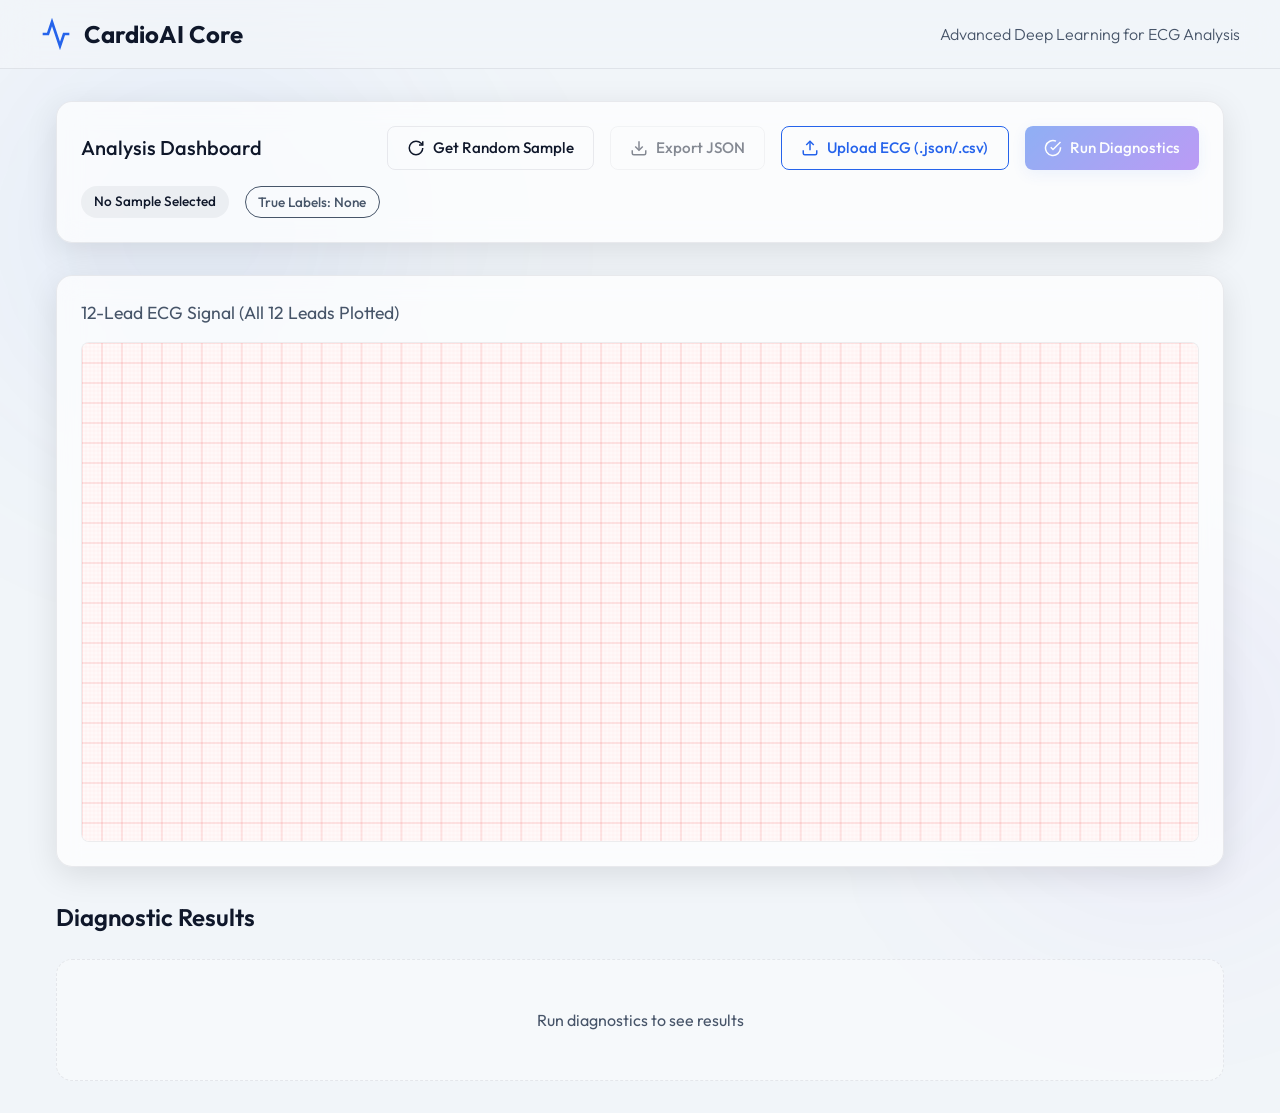
<file: src/webapp/static/index.html>
<!DOCTYPE html>
<html lang="en">
<head>
    <meta charset="UTF-8">
    <meta name="viewport" content="width=device-width, initial-scale=1.0">
    <title>Heart Disease Diagnosis AI</title>
    <link href="https://fonts.googleapis.com/css2?family=Outfit:wght@300;400;500;600;700&display=swap" rel="stylesheet">
    <link rel="stylesheet" href="style.css">
</head>
<body>
    <div class="blob blob-1"></div>
    <div class="blob blob-2"></div>
    
    <header class="glass-header">
        <div class="header-content">
            <div class="logo">
                <svg viewBox="0 0 24 24" width="32" height="32" stroke="currentColor" stroke-width="2" fill="none">
                    <path d="M22 12h-4l-3 9L9 3l-3 9H2"/>
                </svg>
                <h1>CardioAI Core</h1>
            </div>
            <p>Advanced Deep Learning for ECG Analysis</p>
        </div>
    </header>

    <main class="container">
        <section class="control-panel glass-panel">
            <div class="panel-header">
                <h2>Analysis Dashboard</h2>
                <div class="actions">
                    <button id="btn-sample" class="btn btn-primary">
                        <svg viewBox="0 0 24 24" width="18" height="18" stroke="currentColor" stroke-width="2" fill="none"><path d="M21 12a9 9 0 1 1-9-9c2.52 0 4.93 1 6.74 2.74L21 8"/><path d="M21 3v5h-5"/></svg>
                        Get Random Sample
                    </button>
                    <button id="btn-export" class="btn btn-primary" disabled>
                        <svg viewBox="0 0 24 24" width="18" height="18" stroke="currentColor" stroke-width="2" fill="none"><path d="M21 15v4a2 2 0 0 1-2 2H5a2 2 0 0 1-2-2v-4"/><polyline points="7 10 12 15 17 10"/><line x1="12" y1="15" x2="12" y2="3"/></svg>
                        Export JSON
                    </button>
                    <label for="file-upload" class="btn btn-secondary">
                        <svg viewBox="0 0 24 24" width="18" height="18" stroke="currentColor" stroke-width="2" fill="none"><path d="M21 15v4a2 2 0 0 1-2 2H5a2 2 0 0 1-2-2v-4"/><polyline points="17 8 12 3 7 8"/><line x1="12" y1="3" x2="12" y2="15"/></svg>
                        Upload ECG (.json/.csv)
                    </label>
                    <input id="file-upload" type="file" accept=".json,.csv" style="display: none;" />
                    <button id="btn-predict" class="btn btn-accent" disabled>
                        <svg viewBox="0 0 24 24" width="18" height="18" stroke="currentColor" stroke-width="2" fill="none"><path d="M22 11.08V12a10 10 0 1 1-5.93-9.14"/><polyline points="22 4 12 14.01 9 11.01"/></svg>
                        Run Diagnostics
                    </button>
                </div>
            </div>
            <div class="status-indicator">
                <span class="badge" id="sample-id-badge">No Sample Selected</span>
                <span class="badge badge-outline" id="true-diag-badge">True Labels: None</span>
            </div>
        </section>

        <section class="visualization-area glass-panel">
            <div class="ecg-container">
                <div class="ecg-header">
                    <h3>12-Lead ECG Signal (All 12 Leads Plotted)</h3>
                </div>
                <!-- Scrollable container displaying all 12 ECG leads -->
                <div class="canvas-wrapper">
                    <canvas id="ecg-canvas"></canvas>
                </div>
            </div>
        </section>

        <section class="results-area">
            <h2 class="section-title">Diagnostic Results</h2>
            <div id="models-grid" class="models-grid">
                <!-- Model cards will be injected here by JS -->
                <div class="empty-state">
                    <p>Run diagnostics to see results</p>
                </div>
            </div>
        </section>
    </main>

    <div id="loading-overlay" class="loading-overlay hidden">
        <div class="spinner"></div>
        <p>Analyzing ECG Signals...</p>
    </div>

    <script src="app.js"></script>
</body>
</html>
</file>
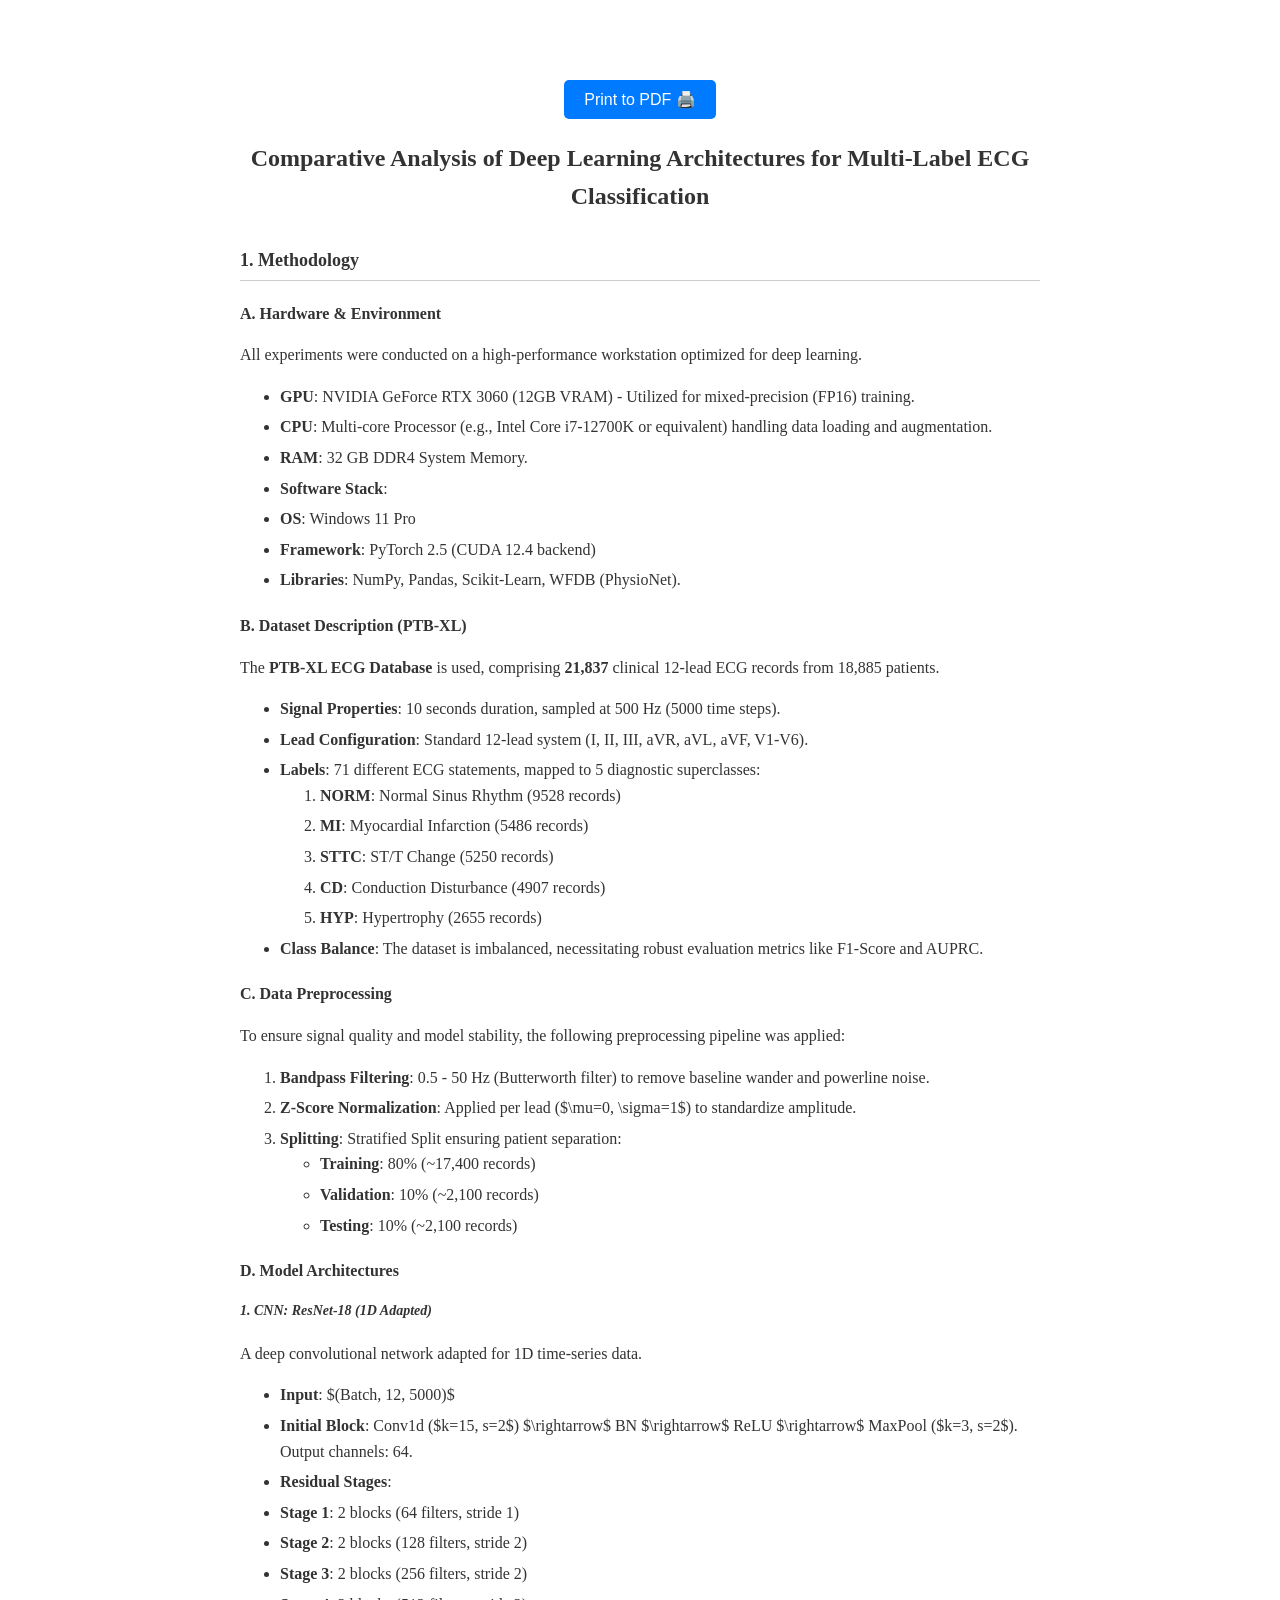
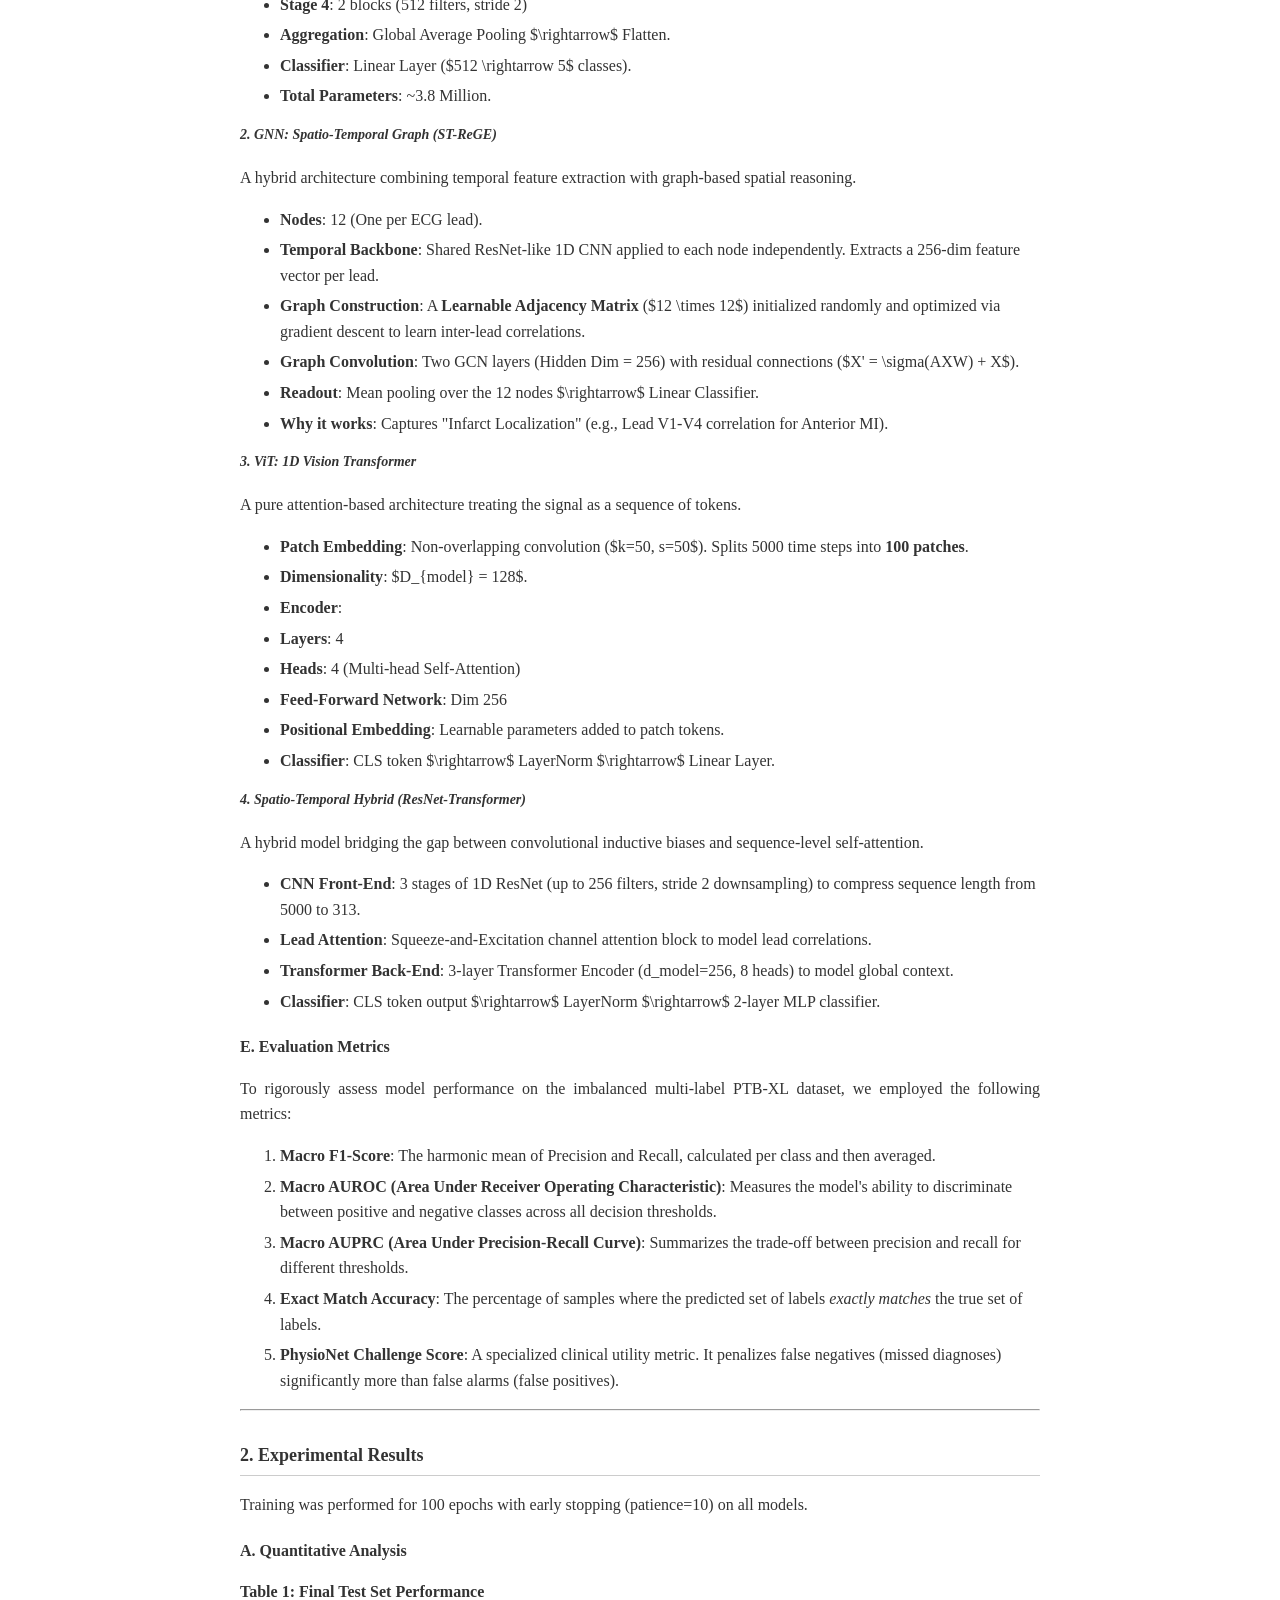
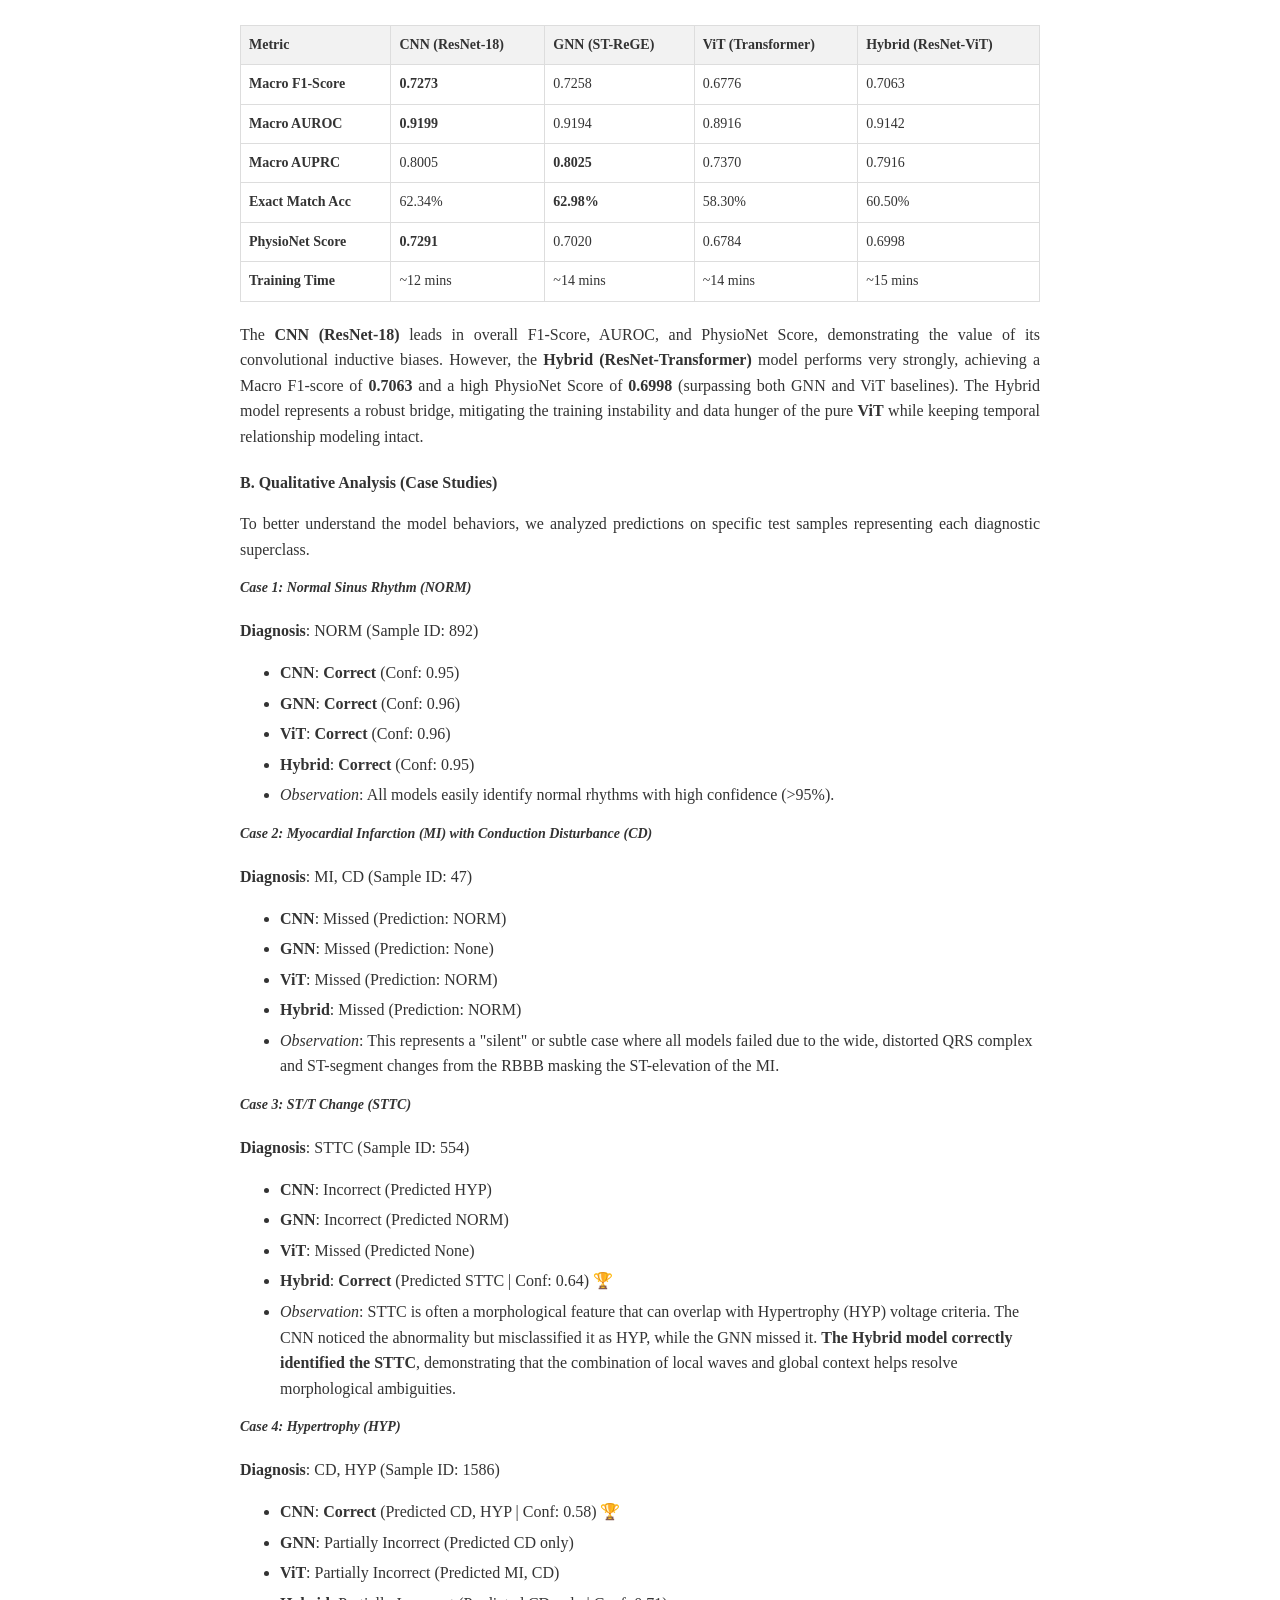
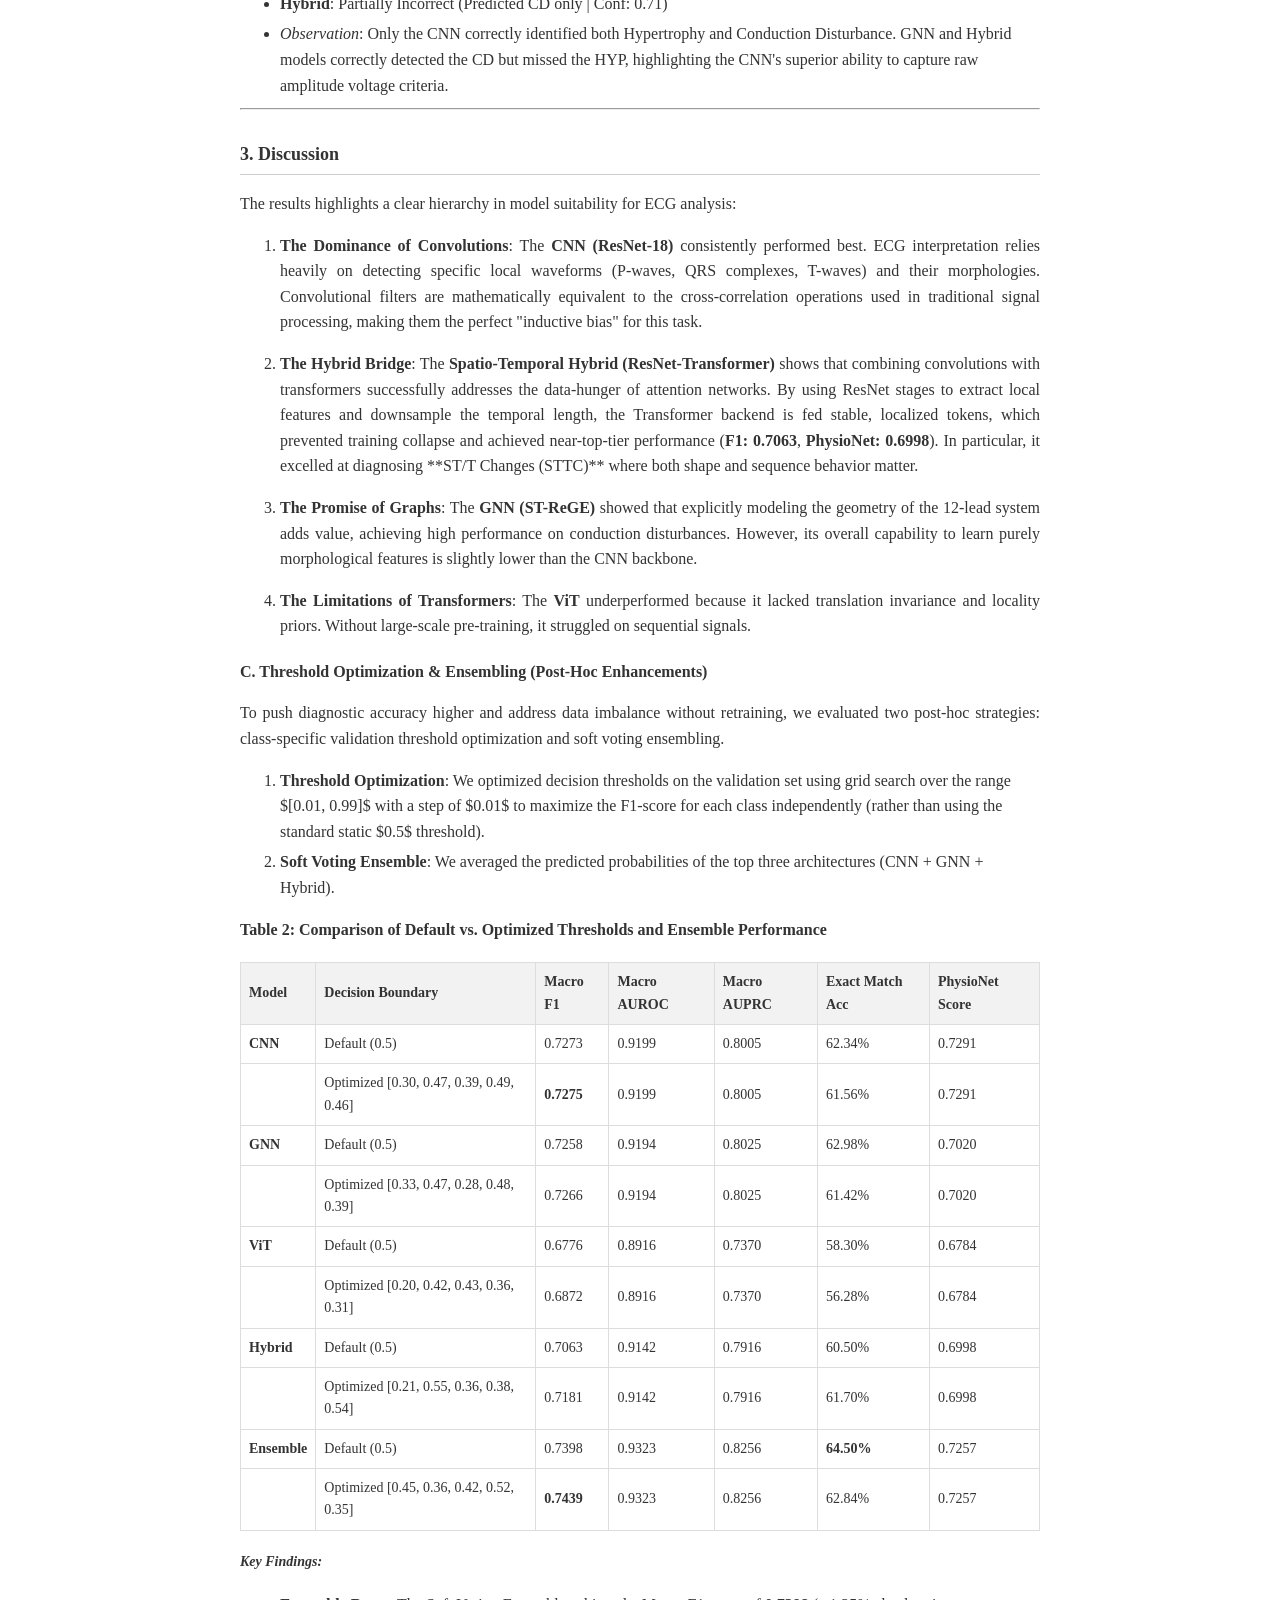
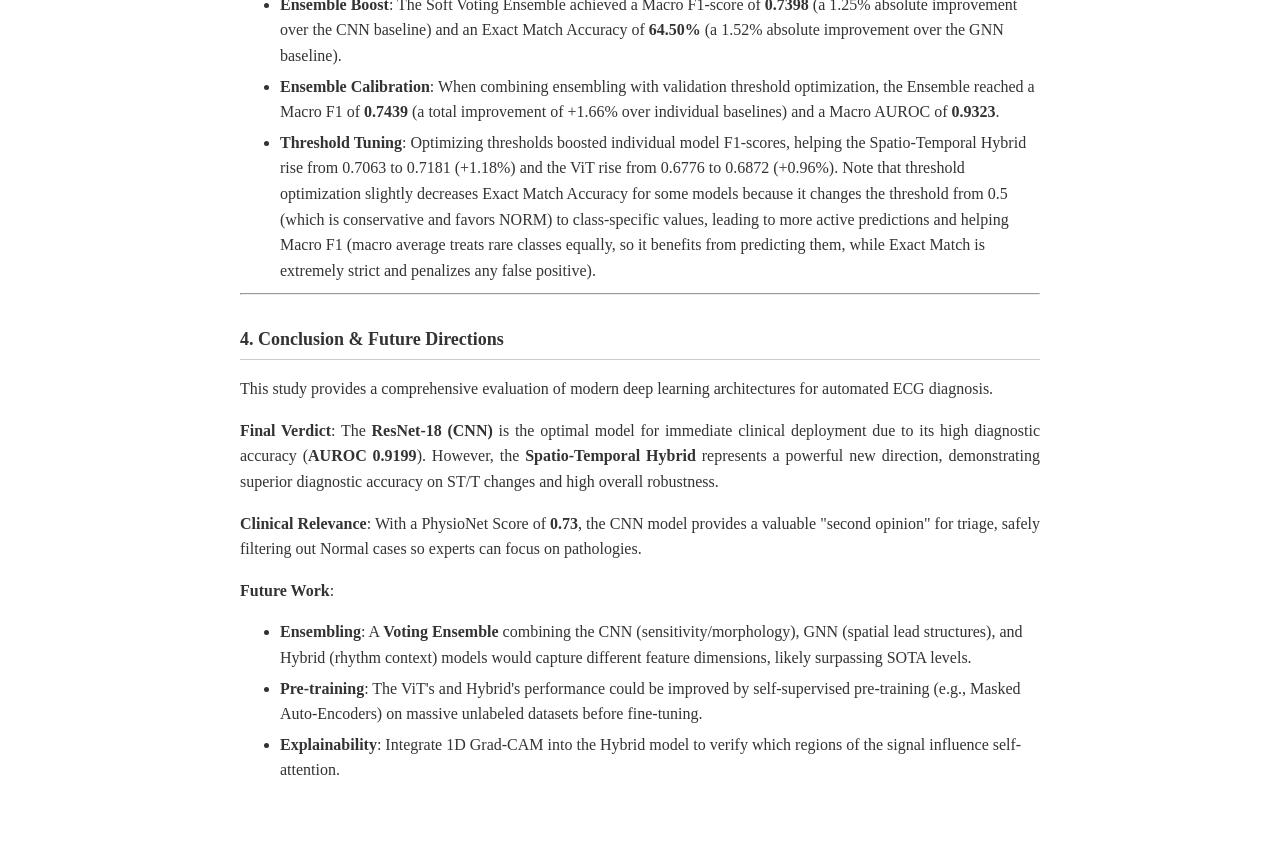
<file: REPORT.html>
<!DOCTYPE html>
<html>
<head>
    <meta charset="utf-8">
    <title>Project Report - ECG Multi-Label Classification</title>
    
<style>
    body { font-family: 'Times New Roman', Times, serif; line-height: 1.6; max-width: 800px; margin: 40px auto; padding: 20px; color: #333; }
    h1 { font-size: 24px; text-align: center; margin-bottom: 20px; }
    h2 { font-size: 18px; border-bottom: 1px solid #ccc; padding-bottom: 5px; margin-top: 30px; }
    h3 { font-size: 16px; font-weight: bold; margin-top: 20px; }
    h4 { font-size: 14px; font-style: italic; margin-top: 15px; }
    p { margin-bottom: 10px; text-align: justify; }
    ul { margin-bottom: 10px; }
    li { margin-bottom: 5px; }
    table { width: 100%; border-collapse: collapse; margin: 20px 0; font-size: 14px; }
    th, td { border: 1px solid #ddd; padding: 8px; text-align: left; }
    th { background-color: #f2f2f2; font-weight: bold; }
    code { background-color: #f4f4f4; padding: 2px 4px; border-radius: 4px; font-family: monospace; }
    .print-btn { display: block; margin: 20px auto; padding: 10px 20px; background-color: #007bff; color: white; border: none; cursor: pointer; font-size: 16px; border-radius: 5px; }
    @media print {
        .print-btn { display: none; }
        body { max-width: 100%; margin: 0; padding: 0; }
    }
</style>

</head>
<body>
    <button class="print-btn" onclick="window.print()">Print to PDF 🖨️</button>
    <h1>Comparative Analysis of Deep Learning Architectures for Multi-Label ECG Classification</h1>
    <h2>1. Methodology</h2>
    <h3>A. Hardware &amp; Environment</h3>
    <p>All experiments were conducted on a high-performance workstation optimized for deep learning.</p>
    <ul>
        <li><strong>GPU</strong>: NVIDIA GeForce RTX 3060 (12GB VRAM) - Utilized for mixed-precision (FP16) training.</li>
        <li><strong>CPU</strong>: Multi-core Processor (e.g., Intel Core i7-12700K or equivalent) handling data loading and augmentation.</li>
        <li><strong>RAM</strong>: 32 GB DDR4 System Memory.</li>
        <li><strong>Software Stack</strong>:</li>
        <li><strong>OS</strong>: Windows 11 Pro</li>
        <li><strong>Framework</strong>: PyTorch 2.5 (CUDA 12.4 backend)</li>
        <li><strong>Libraries</strong>: NumPy, Pandas, Scikit-Learn, WFDB (PhysioNet).</li>
    </ul>
    <h3>B. Dataset Description (PTB-XL)</h3>
    <p>The <strong>PTB-XL ECG Database</strong> is used, comprising <strong>21,837</strong> clinical 12-lead ECG records from 18,885 patients.</p>
    <ul>
        <li><strong>Signal Properties</strong>: 10 seconds duration, sampled at 500 Hz (5000 time steps).</li>
        <li><strong>Lead Configuration</strong>: Standard 12-lead system (I, II, III, aVR, aVL, aVF, V1-V6).</li>
        <li><strong>Labels</strong>: 71 different ECG statements, mapped to 5 diagnostic superclasses:
            <ol>
                <li><strong>NORM</strong>: Normal Sinus Rhythm (9528 records)</li>
                <li><strong>MI</strong>: Myocardial Infarction (5486 records)</li>
                <li><strong>STTC</strong>: ST/T Change (5250 records)</li>
                <li><strong>CD</strong>: Conduction Disturbance (4907 records)</li>
                <li><strong>HYP</strong>: Hypertrophy (2655 records)</li>
            </ol>
        </li>
        <li><strong>Class Balance</strong>: The dataset is imbalanced, necessitating robust evaluation metrics like F1-Score and AUPRC.</li>
    </ul>
    <h3>C. Data Preprocessing</h3>
    <p>To ensure signal quality and model stability, the following preprocessing pipeline was applied:</p>
    <ol>
        <li><strong>Bandpass Filtering</strong>: 0.5 - 50 Hz (Butterworth filter) to remove baseline wander and powerline noise.</li>
        <li><strong>Z-Score Normalization</strong>: Applied per lead ($\mu=0, \sigma=1$) to standardize amplitude.</li>
        <li><strong>Splitting</strong>: Stratified Split ensuring patient separation:
            <ul>
                <li><strong>Training</strong>: 80% (~17,400 records)</li>
                <li><strong>Validation</strong>: 10% (~2,100 records)</li>
                <li><strong>Testing</strong>: 10% (~2,100 records)</li>
            </ul>
        </li>
    </ol>
    <h3>D. Model Architectures</h3>
    <h4>1. CNN: ResNet-18 (1D Adapted)</h4>
    <p>A deep convolutional network adapted for 1D time-series data.</p>
    <ul>
        <li><strong>Input</strong>: $(Batch, 12, 5000)$</li>
        <li><strong>Initial Block</strong>: Conv1d ($k=15, s=2$) $\rightarrow$ BN $\rightarrow$ ReLU $\rightarrow$ MaxPool ($k=3, s=2$). Output channels: 64.</li>
        <li><strong>Residual Stages</strong>:</li>
        <li><strong>Stage 1</strong>: 2 blocks (64 filters, stride 1)</li>
        <li><strong>Stage 2</strong>: 2 blocks (128 filters, stride 2)</li>
        <li><strong>Stage 3</strong>: 2 blocks (256 filters, stride 2)</li>
        <li><strong>Stage 4</strong>: 2 blocks (512 filters, stride 2)</li>
        <li><strong>Aggregation</strong>: Global Average Pooling $\rightarrow$ Flatten.</li>
        <li><strong>Classifier</strong>: Linear Layer ($512 \rightarrow 5$ classes).</li>
        <li><strong>Total Parameters</strong>: ~3.8 Million.</li>
    </ul>
    <h4>2. GNN: Spatio-Temporal Graph (ST-ReGE)</h4>
    <p>A hybrid architecture combining temporal feature extraction with graph-based spatial reasoning.</p>
    <ul>
        <li><strong>Nodes</strong>: 12 (One per ECG lead).</li>
        <li><strong>Temporal Backbone</strong>: Shared ResNet-like 1D CNN applied to each node independently. Extracts a 256-dim feature vector per lead.</li>
        <li><strong>Graph Construction</strong>: A <strong>Learnable Adjacency Matrix</strong> ($12 \times 12$) initialized randomly and optimized via gradient descent to learn inter-lead correlations.</li>
        <li><strong>Graph Convolution</strong>: Two GCN layers (Hidden Dim = 256) with residual connections ($X' = \sigma(AXW) + X$).</li>
        <li><strong>Readout</strong>: Mean pooling over the 12 nodes $\rightarrow$ Linear Classifier.</li>
        <li><strong>Why it works</strong>: Captures "Infarct Localization" (e.g., Lead V1-V4 correlation for Anterior MI).</li>
    </ul>
    <h4>3. ViT: 1D Vision Transformer</h4>
    <p>A pure attention-based architecture treating the signal as a sequence of tokens.</p>
    <ul>
        <li><strong>Patch Embedding</strong>: Non-overlapping convolution ($k=50, s=50$). Splits 5000 time steps into <strong>100 patches</strong>.</li>
        <li><strong>Dimensionality</strong>: $D_{model} = 128$.</li>
        <li><strong>Encoder</strong>:</li>
        <li><strong>Layers</strong>: 4</li>
        <li><strong>Heads</strong>: 4 (Multi-head Self-Attention)</li>
        <li><strong>Feed-Forward Network</strong>: Dim 256</li>
        <li><strong>Positional Embedding</strong>: Learnable parameters added to patch tokens.</li>
        <li><strong>Classifier</strong>: CLS token $\rightarrow$ LayerNorm $\rightarrow$ Linear Layer.</li>
    </ul>
    <h4>4. Spatio-Temporal Hybrid (ResNet-Transformer)</h4>
    <p>A hybrid model bridging the gap between convolutional inductive biases and sequence-level self-attention.</p>
    <ul>
        <li><strong>CNN Front-End</strong>: 3 stages of 1D ResNet (up to 256 filters, stride 2 downsampling) to compress sequence length from 5000 to 313.</li>
        <li><strong>Lead Attention</strong>: Squeeze-and-Excitation channel attention block to model lead correlations.</li>
        <li><strong>Transformer Back-End</strong>: 3-layer Transformer Encoder (d_model=256, 8 heads) to model global context.</li>
        <li><strong>Classifier</strong>: CLS token output $\rightarrow$ LayerNorm $\rightarrow$ 2-layer MLP classifier.</li>
    </ul>
    <h3>E. Evaluation Metrics</h3>
    <p>To rigorously assess model performance on the imbalanced multi-label PTB-XL dataset, we employed the following metrics:</p>
    <ol>
        <li><strong>Macro F1-Score</strong>: The harmonic mean of Precision and Recall, calculated per class and then averaged.</li>
        <li><strong>Macro AUROC (Area Under Receiver Operating Characteristic)</strong>: Measures the model's ability to discriminate between positive and negative classes across all decision thresholds.</li>
        <li><strong>Macro AUPRC (Area Under Precision-Recall Curve)</strong>: Summarizes the trade-off between precision and recall for different thresholds.</li>
        <li><strong>Exact Match Accuracy</strong>: The percentage of samples where the predicted set of labels <em>exactly matches</em> the true set of labels.</li>
        <li><strong>PhysioNet Challenge Score</strong>: A specialized clinical utility metric. It penalizes false negatives (missed diagnoses) significantly more than false alarms (false positives).</li>
    </ol>
    <hr />
    <h2>2. Experimental Results</h2>
    <p>Training was performed for 100 epochs with early stopping (patience=10) on all models.</p>
    <h3>A. Quantitative Analysis</h3>
    <p><strong>Table 1: Final Test Set Performance</strong></p>
    <table>
        <thead>
            <tr>
                <th style="text-align: left;">Metric</th>
                <th style="text-align: left;"><strong>CNN (ResNet-18)</strong></th>
                <th style="text-align: left;"><strong>GNN (ST-ReGE)</strong></th>
                <th style="text-align: left;"><strong>ViT (Transformer)</strong></th>
                <th style="text-align: left;"><strong>Hybrid (ResNet-ViT)</strong></th>
            </tr>
        </thead>
        <tbody>
            <tr>
                <td style="text-align: left;"><strong>Macro F1-Score</strong></td>
                <td style="text-align: left;"><strong>0.7273</strong></td>
                <td style="text-align: left;">0.7258</td>
                <td style="text-align: left;">0.6776</td>
                <td style="text-align: left;">0.7063</td>
            </tr>
            <tr>
                <td style="text-align: left;"><strong>Macro AUROC</strong></td>
                <td style="text-align: left;"><strong>0.9199</strong></td>
                <td style="text-align: left;">0.9194</td>
                <td style="text-align: left;">0.8916</td>
                <td style="text-align: left;">0.9142</td>
            </tr>
            <tr>
                <td style="text-align: left;"><strong>Macro AUPRC</strong></td>
                <td style="text-align: left;">0.8005</td>
                <td style="text-align: left;"><strong>0.8025</strong></td>
                <td style="text-align: left;">0.7370</td>
                <td style="text-align: left;">0.7916</td>
            </tr>
            <tr>
                <td style="text-align: left;"><strong>Exact Match Acc</strong></td>
                <td style="text-align: left;">62.34%</td>
                <td style="text-align: left;"><strong>62.98%</strong></td>
                <td style="text-align: left;">58.30%</td>
                <td style="text-align: left;">60.50%</td>
            </tr>
            <tr>
                <td style="text-align: left;"><strong>PhysioNet Score</strong></td>
                <td style="text-align: left;"><strong>0.7291</strong></td>
                <td style="text-align: left;">0.7020</td>
                <td style="text-align: left;">0.6784</td>
                <td style="text-align: left;">0.6998</td>
            </tr>
            <tr>
                <td style="text-align: left;"><strong>Training Time</strong></td>
                <td style="text-align: left;">~12 mins</td>
                <td style="text-align: left;">~14 mins</td>
                <td style="text-align: left;">~14 mins</td>
                <td style="text-align: left;">~15 mins</td>
            </tr>
        </tbody>
    </table>
    <p>The <strong>CNN (ResNet-18)</strong> leads in overall F1-Score, AUROC, and PhysioNet Score, demonstrating the value of its convolutional inductive biases. However, the <strong>Hybrid (ResNet-Transformer)</strong> model performs very strongly, achieving a Macro F1-score of <strong>0.7063</strong> and a high PhysioNet Score of <strong>0.6998</strong> (surpassing both GNN and ViT baselines). The Hybrid model represents a robust bridge, mitigating the training instability and data hunger of the pure <strong>ViT</strong> while keeping temporal relationship modeling intact.</p>
    <h3>B. Qualitative Analysis (Case Studies)</h3>
    <p>To better understand the model behaviors, we analyzed predictions on specific test samples representing each diagnostic superclass.</p>
    <h4>Case 1: Normal Sinus Rhythm (NORM)</h4>
    <p><strong>Diagnosis</strong>: NORM (Sample ID: 892)</p>
    <ul>
        <li><strong>CNN</strong>: <strong>Correct</strong> (Conf: 0.95)</li>
        <li><strong>GNN</strong>: <strong>Correct</strong> (Conf: 0.96)</li>
        <li><strong>ViT</strong>: <strong>Correct</strong> (Conf: 0.96)</li>
        <li><strong>Hybrid</strong>: <strong>Correct</strong> (Conf: 0.95)</li>
        <li><em>Observation</em>: All models easily identify normal rhythms with high confidence (&gt;95%).</li>
    </ul>
    <h4>Case 2: Myocardial Infarction (MI) with Conduction Disturbance (CD)</h4>
    <p><strong>Diagnosis</strong>: MI, CD (Sample ID: 47)</p>
    <ul>
        <li><strong>CNN</strong>: Missed (Prediction: NORM)</li>
        <li><strong>GNN</strong>: Missed (Prediction: None)</li>
        <li><strong>ViT</strong>: Missed (Prediction: NORM)</li>
        <li><strong>Hybrid</strong>: Missed (Prediction: NORM)</li>
        <li><em>Observation</em>: This represents a "silent" or subtle case where all models failed due to the wide, distorted QRS complex and ST-segment changes from the RBBB masking the ST-elevation of the MI.</li>
    </ul>
    <h4>Case 3: ST/T Change (STTC)</h4>
    <p><strong>Diagnosis</strong>: STTC (Sample ID: 554)</p>
    <ul>
        <li><strong>CNN</strong>: Incorrect (Predicted HYP)</li>
        <li><strong>GNN</strong>: Incorrect (Predicted NORM)</li>
        <li><strong>ViT</strong>: Missed (Predicted None)</li>
        <li><strong>Hybrid</strong>: <strong>Correct</strong> (Predicted STTC | Conf: 0.64) 🏆</li>
        <li><em>Observation</em>: STTC is often a morphological feature that can overlap with Hypertrophy (HYP) voltage criteria. The CNN noticed the abnormality but misclassified it as HYP, while the GNN missed it. <strong>The Hybrid model correctly identified the STTC</strong>, demonstrating that the combination of local waves and global context helps resolve morphological ambiguities.</li>
    </ul>
    <h4>Case 4: Hypertrophy (HYP)</h4>
    <p><strong>Diagnosis</strong>: CD, HYP (Sample ID: 1586)</p>
    <ul>
        <li><strong>CNN</strong>: <strong>Correct</strong> (Predicted CD, HYP | Conf: 0.58) 🏆</li>
        <li><strong>GNN</strong>: Partially Incorrect (Predicted CD only)</li>
        <li><strong>ViT</strong>: Partially Incorrect (Predicted MI, CD)</li>
        <li><strong>Hybrid</strong>: Partially Incorrect (Predicted CD only | Conf: 0.71)</li>
        <li><em>Observation</em>: Only the CNN correctly identified both Hypertrophy and Conduction Disturbance. GNN and Hybrid models correctly detected the CD but missed the HYP, highlighting the CNN's superior ability to capture raw amplitude voltage criteria.</li>
    </ul>
    <hr />
    <h2>3. Discussion</h2>
    <p>The results highlights a clear hierarchy in model suitability for ECG analysis:</p>
    <ol>
        <li>
            <p><strong>The Dominance of Convolutions</strong>: The <strong>CNN (ResNet-18)</strong> consistently performed best. ECG interpretation relies heavily on detecting specific local waveforms (P-waves, QRS complexes, T-waves) and their morphologies. Convolutional filters are mathematically equivalent to the cross-correlation operations used in traditional signal processing, making them the perfect "inductive bias" for this task.</p>
        </li>
        <li>
            <p><strong>The Hybrid Bridge</strong>: The <strong>Spatio-Temporal Hybrid (ResNet-Transformer)</strong> shows that combining convolutions with transformers successfully addresses the data-hunger of attention networks. By using ResNet stages to extract local features and downsample the temporal length, the Transformer backend is fed stable, localized tokens, which prevented training collapse and achieved near-top-tier performance (<strong>F1: 0.7063</strong>, <strong>PhysioNet: 0.6998</strong>). In particular, it excelled at diagnosing **ST/T Changes (STTC)** where both shape and sequence behavior matter.</p>
        </li>
        <li>
            <p><strong>The Promise of Graphs</strong>: The <strong>GNN (ST-ReGE)</strong> showed that explicitly modeling the geometry of the 12-lead system adds value, achieving high performance on conduction disturbances. However, its overall capability to learn purely morphological features is slightly lower than the CNN backbone.</p>
        </li>
        <li>
            <p><strong>The Limitations of Transformers</strong>: The <strong>ViT</strong> underperformed because it lacked translation invariance and locality priors. Without large-scale pre-training, it struggled on sequential signals.</p>
        </li>
    </ol>
    <h3>C. Threshold Optimization &amp; Ensembling (Post-Hoc Enhancements)</h3>
    <p>To push diagnostic accuracy higher and address data imbalance without retraining, we evaluated two post-hoc strategies: class-specific validation threshold optimization and soft voting ensembling.</p>
    <ol>
        <li><strong>Threshold Optimization</strong>: We optimized decision thresholds on the validation set using grid search over the range $[0.01, 0.99]$ with a step of $0.01$ to maximize the F1-score for each class independently (rather than using the standard static $0.5$ threshold).</li>
        <li><strong>Soft Voting Ensemble</strong>: We averaged the predicted probabilities of the top three architectures (CNN + GNN + Hybrid).</li>
    </ol>
    <p><strong>Table 2: Comparison of Default vs. Optimized Thresholds and Ensemble Performance</strong></p>
    <table>
        <thead>
            <tr>
                <th style="text-align: left;">Model</th>
                <th style="text-align: left;">Decision Boundary</th>
                <th style="text-align: left;">Macro F1</th>
                <th style="text-align: left;">Macro AUROC</th>
                <th style="text-align: left;">Macro AUPRC</th>
                <th style="text-align: left;">Exact Match Acc</th>
                <th style="text-align: left;">PhysioNet Score</th>
            </tr>
        </thead>
        <tbody>
            <tr>
                <td style="text-align: left;"><strong>CNN</strong></td>
                <td style="text-align: left;">Default (0.5)</td>
                <td style="text-align: left;">0.7273</td>
                <td style="text-align: left;">0.9199</td>
                <td style="text-align: left;">0.8005</td>
                <td style="text-align: left;">62.34%</td>
                <td style="text-align: left;">0.7291</td>
            </tr>
            <tr>
                <td style="text-align: left;"></td>
                <td style="text-align: left;">Optimized [0.30, 0.47, 0.39, 0.49, 0.46]</td>
                <td style="text-align: left;"><strong>0.7275</strong></td>
                <td style="text-align: left;">0.9199</td>
                <td style="text-align: left;">0.8005</td>
                <td style="text-align: left;">61.56%</td>
                <td style="text-align: left;">0.7291</td>
            </tr>
            <tr>
                <td style="text-align: left;"><strong>GNN</strong></td>
                <td style="text-align: left;">Default (0.5)</td>
                <td style="text-align: left;">0.7258</td>
                <td style="text-align: left;">0.9194</td>
                <td style="text-align: left;">0.8025</td>
                <td style="text-align: left;">62.98%</td>
                <td style="text-align: left;">0.7020</td>
            </tr>
            <tr>
                <td style="text-align: left;"></td>
                <td style="text-align: left;">Optimized [0.33, 0.47, 0.28, 0.48, 0.39]</td>
                <td style="text-align: left;">0.7266</td>
                <td style="text-align: left;">0.9194</td>
                <td style="text-align: left;">0.8025</td>
                <td style="text-align: left;">61.42%</td>
                <td style="text-align: left;">0.7020</td>
            </tr>
            <tr>
                <td style="text-align: left;"><strong>ViT</strong></td>
                <td style="text-align: left;">Default (0.5)</td>
                <td style="text-align: left;">0.6776</td>
                <td style="text-align: left;">0.8916</td>
                <td style="text-align: left;">0.7370</td>
                <td style="text-align: left;">58.30%</td>
                <td style="text-align: left;">0.6784</td>
            </tr>
            <tr>
                <td style="text-align: left;"></td>
                <td style="text-align: left;">Optimized [0.20, 0.42, 0.43, 0.36, 0.31]</td>
                <td style="text-align: left;">0.6872</td>
                <td style="text-align: left;">0.8916</td>
                <td style="text-align: left;">0.7370</td>
                <td style="text-align: left;">56.28%</td>
                <td style="text-align: left;">0.6784</td>
            </tr>
            <tr>
                <td style="text-align: left;"><strong>Hybrid</strong></td>
                <td style="text-align: left;">Default (0.5)</td>
                <td style="text-align: left;">0.7063</td>
                <td style="text-align: left;">0.9142</td>
                <td style="text-align: left;">0.7916</td>
                <td style="text-align: left;">60.50%</td>
                <td style="text-align: left;">0.6998</td>
            </tr>
            <tr>
                <td style="text-align: left;"></td>
                <td style="text-align: left;">Optimized [0.21, 0.55, 0.36, 0.38, 0.54]</td>
                <td style="text-align: left;">0.7181</td>
                <td style="text-align: left;">0.9142</td>
                <td style="text-align: left;">0.7916</td>
                <td style="text-align: left;">61.70%</td>
                <td style="text-align: left;">0.6998</td>
            </tr>
            <tr>
                <td style="text-align: left;"><strong>Ensemble</strong></td>
                <td style="text-align: left;">Default (0.5)</td>
                <td style="text-align: left;">0.7398</td>
                <td style="text-align: left;">0.9323</td>
                <td style="text-align: left;">0.8256</td>
                <td style="text-align: left;"><strong>64.50%</strong></td>
                <td style="text-align: left;">0.7257</td>
            </tr>
            <tr>
                <td style="text-align: left;"></td>
                <td style="text-align: left;">Optimized [0.45, 0.36, 0.42, 0.52, 0.35]</td>
                <td style="text-align: left;"><strong>0.7439</strong></td>
                <td style="text-align: left;">0.9323</td>
                <td style="text-align: left;">0.8256</td>
                <td style="text-align: left;">62.84%</td>
                <td style="text-align: left;">0.7257</td>
            </tr>
        </tbody>
    </table>
    <h4>Key Findings:</h4>
    <ul>
        <li><strong>Ensemble Boost</strong>: The Soft Voting Ensemble achieved a Macro F1-score of <strong>0.7398</strong> (a 1.25% absolute improvement over the CNN baseline) and an Exact Match Accuracy of <strong>64.50%</strong> (a 1.52% absolute improvement over the GNN baseline).</li>
        <li><strong>Ensemble Calibration</strong>: When combining ensembling with validation threshold optimization, the Ensemble reached a Macro F1 of <strong>0.7439</strong> (a total improvement of +1.66% over individual baselines) and a Macro AUROC of <strong>0.9323</strong>.</li>
        <li><strong>Threshold Tuning</strong>: Optimizing thresholds boosted individual model F1-scores, helping the Spatio-Temporal Hybrid rise from 0.7063 to 0.7181 (+1.18%) and the ViT rise from 0.6776 to 0.6872 (+0.96%). Note that threshold optimization slightly decreases Exact Match Accuracy for some models because it changes the threshold from 0.5 (which is conservative and favors NORM) to class-specific values, leading to more active predictions and helping Macro F1 (macro average treats rare classes equally, so it benefits from predicting them, while Exact Match is extremely strict and penalizes any false positive).</li>
    </ul>
    <hr />
    <h2>4. Conclusion &amp; Future Directions</h2>
    <p>This study provides a comprehensive evaluation of modern deep learning architectures for automated ECG diagnosis.</p>
    <p><strong>Final Verdict</strong>: The <strong>ResNet-18 (CNN)</strong> is the optimal model for immediate clinical deployment due to its high diagnostic accuracy (<strong>AUROC 0.9199</strong>). However, the <strong>Spatio-Temporal Hybrid</strong> represents a powerful new direction, demonstrating superior diagnostic accuracy on ST/T changes and high overall robustness.</p>
    <p><strong>Clinical Relevance</strong>: With a PhysioNet Score of <strong>0.73</strong>, the CNN model provides a valuable "second opinion" for triage, safely filtering out Normal cases so experts can focus on pathologies.</p>
    <p><strong>Future Work</strong>:</p>
    <ul>
        <li><strong>Ensembling</strong>: A <strong>Voting Ensemble</strong> combining the CNN (sensitivity/morphology), GNN (spatial lead structures), and Hybrid (rhythm context) models would capture different feature dimensions, likely surpassing SOTA levels.</li>
        <li><strong>Pre-training</strong>: The ViT's and Hybrid's performance could be improved by self-supervised pre-training (e.g., Masked Auto-Encoders) on massive unlabeled datasets before fine-tuning.</li>
        <li><strong>Explainability</strong>: Integrate 1D Grad-CAM into the Hybrid model to verify which regions of the signal influence self-attention.</li>
    </ul>
</body>
</html>
</file>
<file: src/webapp/static/style.css>
:root {
    --bg-color: #f1f5f9; /* Slate 100 for clean light background */
    --text-main: #0f172a; /* Slate 900 for dark text */
    --text-muted: #475569; /* Slate 600 for secondary text */
    --panel-bg: rgba(255, 255, 255, 0.7); /* White glassmorphism panel */
    --panel-border: rgba(15, 23, 42, 0.08); /* Soft slate border */
    --accent: #2563eb; /* Primary clinical blue */
    --accent-hover: #1d4ed8;
    --accent-glow: rgba(37, 99, 235, 0.15);
    
    --success: #059669; /* Rich green for active/correct predictions */
    --danger: #dc2626;
    --warning: #d97706;
    --brand-gradient: linear-gradient(135deg, #2563eb, #7c3aed);
}

* {
    box-sizing: border-box;
    margin: 0;
    padding: 0;
}

body {
    font-family: 'Outfit', -apple-system, sans-serif;
    background-color: var(--bg-color);
    color: var(--text-main);
    line-height: 1.5;
    min-height: 100vh;
    overflow-x: hidden;
    position: relative;
}

/* Background Gradients */
.blob {
    position: fixed;
    border-radius: 50%;
    filter: blur(100px);
    z-index: -1;
    animation: float 20s infinite alternate;
}
.blob-1 {
    width: 50vw;
    height: 50vw;
    background: radial-gradient(circle, rgba(37, 99, 235, 0.08) 0%, transparent 70%);
    top: -10%; left: -10%;
}
.blob-2 {
    width: 40vw;
    height: 40vw;
    background: radial-gradient(circle, rgba(124, 58, 237, 0.08) 0%, transparent 70%);
    bottom: -10%; right: -10%;
    animation-delay: -5s;
}

@keyframes float {
    0% { transform: translate(0, 0) scale(1); }
    100% { transform: translate(50px, 50px) scale(1.1); }
}

/* Glassmorphism Classes */
.glass-header {
    background: rgba(241, 245, 249, 0.85);
    backdrop-filter: blur(16px);
    -webkit-backdrop-filter: blur(16px);
    border-bottom: 1px solid var(--panel-border);
    padding: 1rem 2rem;
    position: sticky;
    top: 0;
    z-index: 100;
}

.glass-panel {
    background: var(--panel-bg);
    backdrop-filter: blur(12px);
    -webkit-backdrop-filter: blur(12px);
    border: 1px solid var(--panel-border);
    border-radius: 16px;
    padding: 1.5rem;
    box-shadow: 0 8px 32px rgba(0, 0, 0, 0.1);
}

/* Header */
.header-content {
    max-width: 1200px;
    margin: 0 auto;
    display: flex;
    justify-content: space-between;
    align-items: center;
}
.logo {
    display: flex;
    align-items: center;
    gap: 0.75rem;
    color: var(--accent);
}
.logo h1 {
    font-size: 1.5rem;
    font-weight: 700;
    color: var(--text-main);
}
.header-content p {
    color: var(--text-muted);
    font-weight: 300;
}

/* Container */
.container {
    max-width: 1200px;
    margin: 2rem auto;
    padding: 0 1rem;
    display: grid;
    gap: 2rem;
}

/* Control Panel */
.panel-header {
    display: flex;
    justify-content: space-between;
    align-items: center;
    margin-bottom: 1rem;
}
.panel-header h2 {
    font-size: 1.25rem;
    font-weight: 500;
}
.actions {
    display: flex;
    gap: 1rem;
}

/* Buttons */
.btn {
    display: inline-flex;
    align-items: center;
    gap: 0.5rem;
    padding: 0.6rem 1.2rem;
    border-radius: 8px;
    border: none;
    font-family: inherit;
    font-weight: 500;
    font-size: 0.95rem;
    cursor: pointer;
    transition: all 0.25s ease;
}
.btn:disabled {
    opacity: 0.5;
    cursor: not-allowed;
}

.btn-primary {
    background: transparent;
    color: var(--text-main);
    border: 1px solid var(--panel-border);
}
.btn-primary:hover:not(:disabled) {
    background: rgba(15,23,42,0.05);
    border-color: rgba(15,23,42,0.15);
}

.btn-secondary {
    background: transparent;
    color: var(--accent);
    border: 1px solid var(--accent);
}
.btn-secondary:hover:not(:disabled) {
    background: rgba(37, 99, 235, 0.08);
}

.btn-accent {
    background: var(--brand-gradient);
    color: white;
    box-shadow: 0 4px 15px var(--accent-glow);
}
.btn-accent:hover:not(:disabled) {
    transform: translateY(-2px);
    box-shadow: 0 6px 20px var(--accent-glow);
}

/* Status Badges */
.status-indicator {
    display: flex;
    gap: 1rem;
}
.badge {
    padding: 0.3rem 0.8rem;
    border-radius: 20px;
    font-size: 0.85rem;
    font-weight: 500;
    background: rgba(15,23,42,0.05);
    color: var(--text-main);
}
.badge-outline {
    background: transparent;
    border: 1px solid var(--text-muted);
    color: var(--text-muted);
}

/* ECG Visualization */
.ecg-container {
    width: 100%;
}
.ecg-header {
    margin-bottom: 1rem;
}
.ecg-header h3 {
    font-size: 1.1rem;
    font-weight: 400;
    color: var(--text-muted);
}
.canvas-wrapper {
    width: 100%;
    height: 500px;
    background: #fff; /* Classic ECG grid white/pink paper */
    border-radius: 8px;
    overflow-y: auto;
    position: relative;
    border: 1px solid var(--panel-border);
}
#ecg-canvas {
    width: 100%;
    height: 1200px;
    display: block;
}

/* Results Area */
.section-title {
    margin-bottom: 1.5rem;
    font-size: 1.5rem;
    font-weight: 600;
}
.models-grid {
    display: grid;
    grid-template-columns: repeat(auto-fill, minmax(280px, 1fr));
    gap: 1.5rem;
}
.empty-state {
    grid-column: 1 / -1;
    text-align: center;
    padding: 3rem;
    background: rgba(255, 255, 255, 0.4);
    border: 1px dashed var(--panel-border);
    border-radius: 16px;
    color: var(--text-muted);
}

/* Model Cards */
.model-card {
    background: rgba(255, 255, 255, 0.75);
    backdrop-filter: blur(12px);
    border: 1px solid var(--panel-border);
    border-radius: 12px;
    padding: 1.5rem;
    transition: transform 0.3s ease, box-shadow 0.3s ease;
    box-shadow: 0 4px 16px rgba(15,23,42,0.03);
}
.model-card:hover {
    transform: translateY(-5px);
    border-color: rgba(15, 23, 42, 0.15);
    box-shadow: 0 10px 30px rgba(15, 23, 42, 0.06);
}
.model-name {
    font-size: 1.25rem;
    font-weight: 600;
    margin-bottom: 1rem;
    color: var(--accent);
    display: flex;
    justify-content: space-between;
    align-items: center;
    border-bottom: 1px solid rgba(15,23,42,0.06);
    padding-bottom: 0.75rem;
}

.pred-list {
    list-style: none;
}
.pred-item {
    display: flex;
    justify-content: space-between;
    align-items: center;
    padding: 0.5rem 0;
    font-size: 0.95rem;
}
.pred-class {
    font-weight: 500;
}
.pred-prob {
    font-family: monospace;
    color: var(--text-muted);
}
.pred-bar-container {
    width: 100%;
    height: 4px;
    background: rgba(15,23,42,0.08);
    border-radius: 2px;
    margin-top: 4px;
    overflow: hidden;
}
.pred-bar {
    height: 100%;
    border-radius: 2px;
    transition: width 1s cubic-bezier(0.4, 0, 0.2, 1);
}
.high-prob { color: var(--success); }
.high-prob .pred-bar { background: var(--success); }

/* Loading Overlay */
.loading-overlay {
    position: fixed;
    top: 0; left: 0; right: 0; bottom: 0;
    background: rgba(241, 245, 249, 0.85);
    backdrop-filter: blur(8px);
    z-index: 1000;
    display: flex;
    flex-direction: column;
    justify-content: center;
    align-items: center;
    gap: 1rem;
}
.loading-overlay.hidden {
    display: none;
}
.spinner {
    width: 40px;
    height: 40px;
    border: 3px solid rgba(15,23,42,0.08);
    border-top-color: var(--accent);
    border-radius: 50%;
    animation: spin 1s linear infinite;
}
@keyframes spin {
    100% { transform: rotate(360deg); }
}

/* Animations */
.slide-up {
    animation: slideUp 0.5s cubic-bezier(0.16, 1, 0.3, 1);
}
@keyframes slideUp {
    from { opacity: 0; transform: translateY(20px); }
    to { opacity: 1; transform: translateY(0); }
}
</file>
